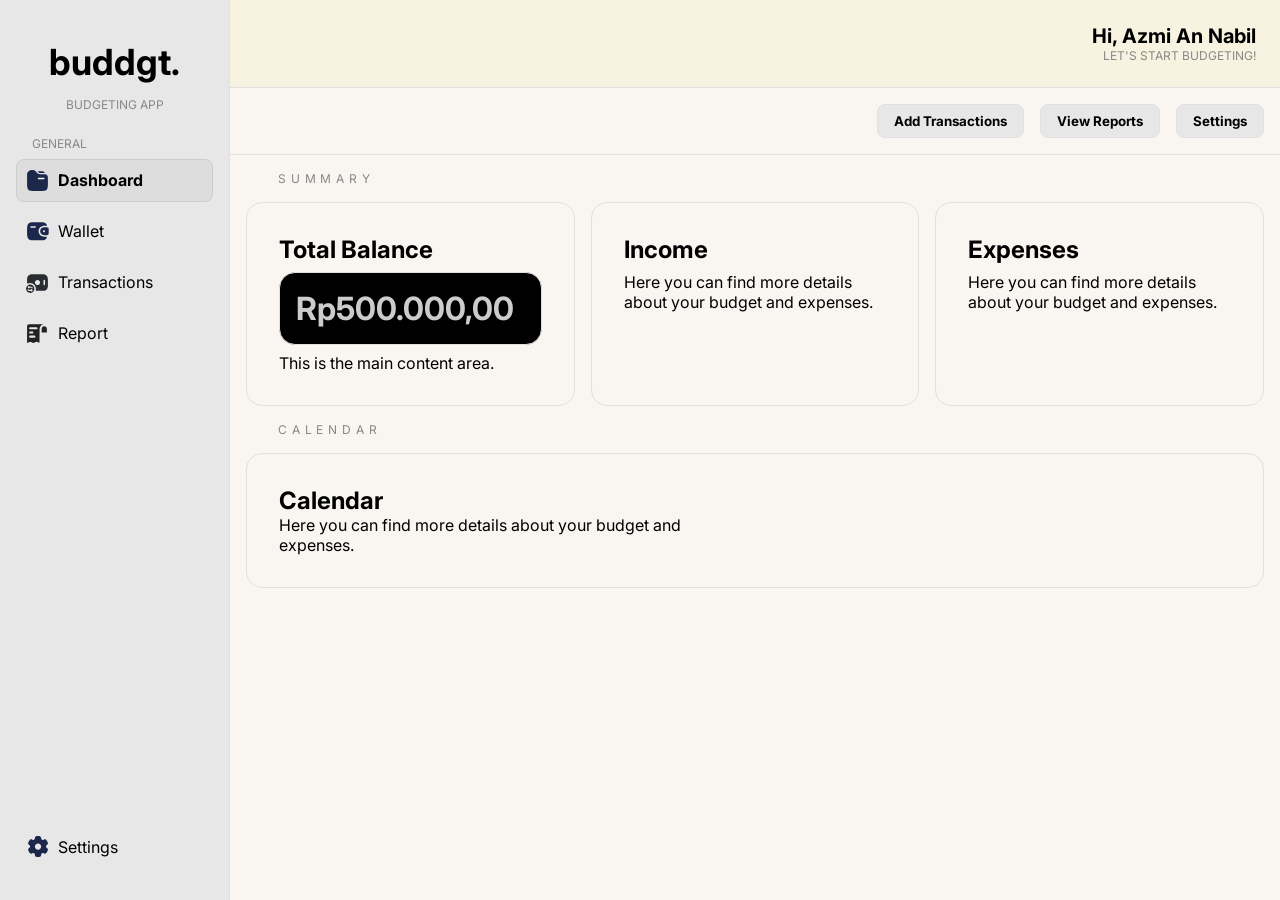
<file: display/index.html>
<!DOCTYPE html>
<html lang="en">
<head>
    <meta charset="UTF-8">
    <meta name="viewport" content="width=device-width, initial-scale=1.0">
    <title>buddgt. | Dashboard</title>
    <link rel="stylesheet" href="/css/dashboard.css">
    <link rel="stylesheet" href="https://fonts.googleapis.com/css2?family=Material+Symbols+Outlined:opsz,wght,FILL,GRAD@20..48,100..700,0..1,-50..200" />
</head>
<body>

    <!-- NAVIGATION -->
    <nav id="sidebar">
        <h1 id="logo">buddgt.</h1>
        <p id="caption">BUDGETING APP</p>
        <p id="little notes">GENERAL</p>
        <ul>
            <li class="active">
                <a href="index.html">
                    <img src="/assets/folder.svg" alt="Dashboard" width="25px">
                    <span>Dashboard</span>
                </a>
            </li>
            <li>
                <a href="wallet.html">
                    <img src="/assets/wallet.svg" alt="Wallet" width="25px">
                    <span>Wallet</span>
                </a>
            </li>
            <li>
                <a href="transactions.html">
                    <img src="/assets/transactions.svg" alt="Transactions" width="25px">
                    <span>Transactions</span>
                </a>
            </li>
            <li>
                <a href="report.html">
                    <img src="/assets/report.svg" alt="Report" width="25px">
                    <span>Report</span>
                </a>
            </li>
            <li class="left-bottom">
                <a href="settings.html">
                    <img src="/assets/settings.svg" alt="Settings" width="25px">
                    <span>Settings</span>
                </a>
            </li>

        </ul>
    </nav>

    <!-- MAIN CONTENT -->
    <main>

        <!-- HEADER -->
        <header>
            <div class="header">
                <h3>Hi, Azmi An Nabil</h3>
                <p>LET'S START BUDGETING!</p>
            </div>
        </header>
        <!-- HEADER END -->

        <!-- TOOLBAR -->
        <div class="toolbar">
            <button class="add-transaction">Add Transactions</button>
            <button class="toolbar-button">View Reports</button>
            <button class="toolbar-button">Settings</button>
        </div>
        <!-- TOOLBAR END -->

        <!-- TOP CONTAINER -->
        <p class="top-container-details">SUMMARY</p>
        <div class="top-container">
            <div class="total-container">
                <h2>Total Balance</h2>
                <h1>Rp500.000,00</h1>
                <p>This is the main content area.</p>
             </div>
            <div class="income-container">
                <h2>Income</h2>
                <p>Here you can find more details about your budget and expenses.</p>
            </div>
            <div class="expense-container">
                <h2>Expenses</h2>
                <p>Here you can find more details about your budget and expenses.</p>
            </div>
        </div>
        <!-- TOP CONTAINER END -->

        <!-- MIDDLE CONTAINER -->
        <p class="middle-container-details">CALENDAR</p>
        <div class="middle-container">
            <div class="calendar-container">
                <h2>Calendar</h2>
                <p>Here you can find more details about your budget and expenses.</p>
            </div>

        </div>
    </main>
    <!-- MAIN CONTENT END -->
</body>
</html>
</file>
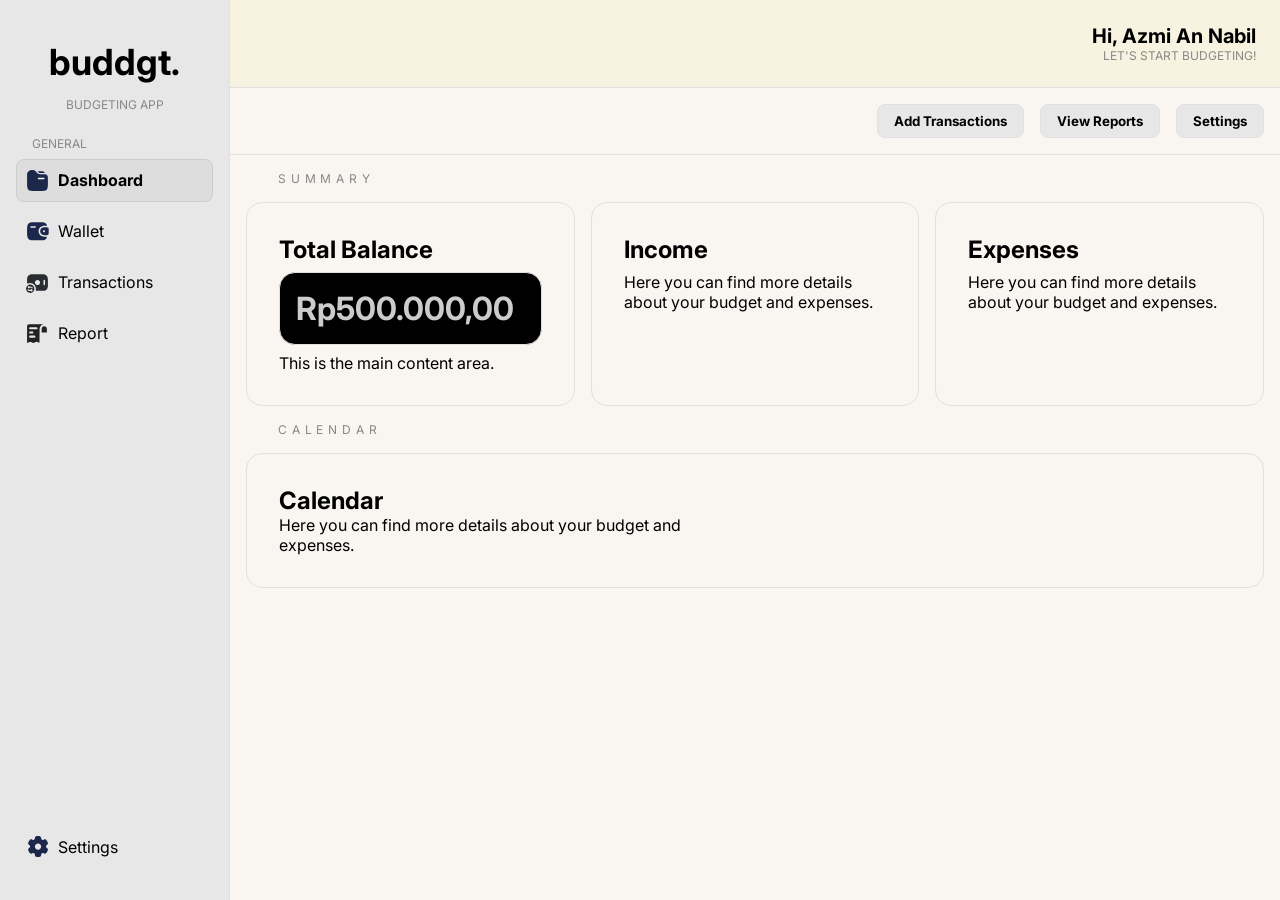
<file: display/dashboard.html>
<!DOCTYPE html>
<html lang="en">
<head>
    <meta charset="UTF-8">
    <meta name="viewport" content="width=device-width, initial-scale=1.0">
    <title>buddgt. | Dashboard</title>
    <link rel="stylesheet" href="/css/dashboard.css">
    <link rel="stylesheet" href="https://fonts.googleapis.com/css2?family=Material+Symbols+Outlined:opsz,wght,FILL,GRAD@20..48,100..700,0..1,-50..200" />
</head>
<body>

    <!-- NAVIGATION -->
    <nav id="sidebar">
        <h1 id="logo">buddgt.</h1>
        <p id="caption">BUDGETING APP</p>
        <p id="little notes">GENERAL</p>
        <ul>
            <li class="active">
                <a href="dashboard.html">
                    <img src="/assets/folder.svg" alt="Dashboard" width="25px">
                    <span>Dashboard</span>
                </a>
            </li>
            <li>
                <a href="wallet.html">
                    <img src="/assets/wallet.svg" alt="Wallet" width="25px">
                    <span>Wallet</span>
                </a>
            </li>
            <li>
                <a href="transactions.html">
                    <img src="/assets/transactions.svg" alt="Transactions" width="25px">
                    <span>Transactions</span>
                </a>
            </li>
            <li>
                <a href="report.html">
                    <img src="/assets/report.svg" alt="Report" width="25px">
                    <span>Report</span>
                </a>
            </li>
            <li class="left-bottom">
                <a href="settings.html">
                    <img src="/assets/settings.svg" alt="Settings" width="25px">
                    <span>Settings</span>
                </a>
            </li>

        </ul>
    </nav>

    <!-- MAIN CONTENT -->
    <main>

        <!-- HEADER -->
        <header>
            <div class="header">
                <h3>Hi, Azmi An Nabil</h3>
                <p>LET'S START BUDGETING!</p>
            </div>
        </header>
        <!-- HEADER END -->

        <!-- TOOLBAR -->
        <div class="toolbar">
            <button class="add-transaction">Add Transactions</button>
            <button class="toolbar-button">View Reports</button>
            <button class="toolbar-button">Settings</button>
        </div>
        <!-- TOOLBAR END -->

        <!-- TOP CONTAINER -->
        <p class="top-container-details">SUMMARY</p>
        <div class="top-container">
            <div class="total-container">
                <h2>Total Balance</h2>
                <h1>Rp500.000,00</h1>
                <p>This is the main content area.</p>
             </div>
            <div class="income-container">
                <h2>Income</h2>
                <p>Here you can find more details about your budget and expenses.</p>
            </div>
            <div class="expense-container">
                <h2>Expenses</h2>
                <p>Here you can find more details about your budget and expenses.</p>
            </div>
        </div>
        <!-- TOP CONTAINER END -->

        <!-- MIDDLE CONTAINER -->
        <p class="middle-container-details">CALENDAR</p>
        <div class="middle-container">
            <div class="calendar-container">
                <h2>Calendar</h2>
                <p>Here you can find more details about your budget and expenses.</p>
            </div>

        </div>
    </main>
    <!-- MAIN CONTENT END -->
</body>
</html>
</file>
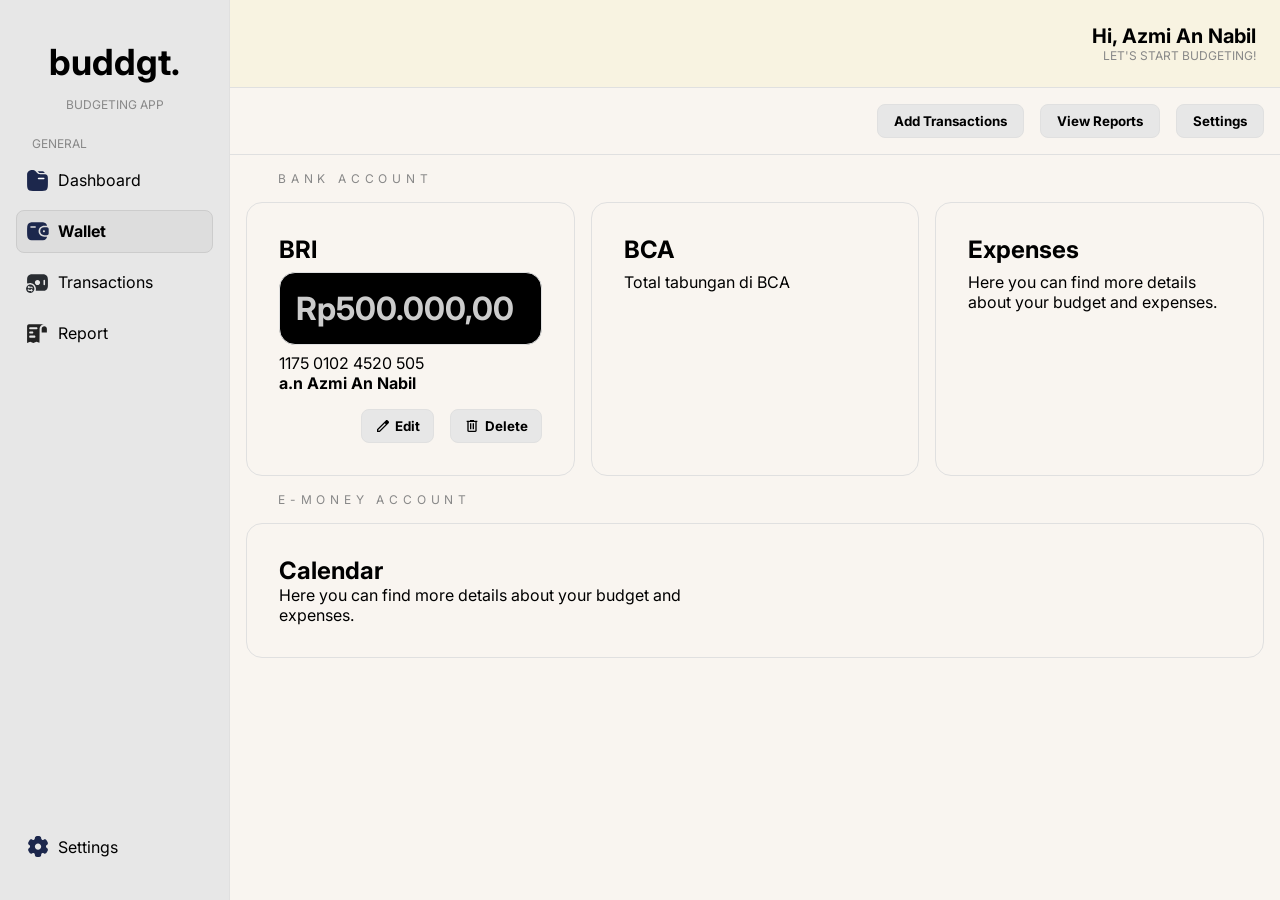
<file: display/wallet.html>
<!DOCTYPE html>
<html lang="en">
<head>
    <meta charset="UTF-8">
    <meta name="viewport" content="width=device-width, initial-scale=1.0">
    <title>buddgt. | Wallet</title>
    <link rel="stylesheet" href="/css/wallet.css">
    <link rel="stylesheet" href="https://fonts.googleapis.com/css2?family=Material+Symbols+Outlined:opsz,wght,FILL,GRAD@20..48,100..700,0..1,-50..200" />
</head>
<body>

    <!-- NAVIGATION -->
    <nav id="sidebar">
        <h1 id="logo">buddgt.</h1>
        <p id="caption">BUDGETING APP</p>
        <p id="little notes">GENERAL</p>
        <ul>
            <li>
                <a href="index.html">
                    <img src="/assets/folder.svg" alt="Dashboard" width="25px">
                    <span>Dashboard</span>
                </a>
            </li>
            <li class="active">
                <a href="wallet.html">
                    <img src="/assets/wallet.svg" alt="Wallet" width="25px">
                    <span>Wallet</span>
                </a>
            </li>
            <li>
                <a href="transactions.html">
                    <img src="/assets/transactions.svg" alt="Transactions" width="25px">
                    <span>Transactions</span>
                </a>
            </li>
            <li>
                <a href="report.html">
                    <img src="/assets/report.svg" alt="Report" width="25px">
                    <span>Report</span>
                </a>
            </li>
            <li class="left-bottom">
                <a href="settings.html">
                    <img src="/assets/settings.svg" alt="Settings" width="25px">
                    <span>Settings</span>
                </a>
            </li>

        </ul>
    </nav>

    <!-- MAIN CONTENT -->
    <main>

        <!-- HEADER -->
        <header>
            <div class="header">
                <h3>Hi, Azmi An Nabil</h3>
                <p>LET'S START BUDGETING!</p>
            </div>
        </header>
        <!-- HEADER END -->

        <!-- TOOLBAR -->
        <div class="toolbar">
            <button class="add-transaction">Add Transactions</button>
            <button class="toolbar-button">View Reports</button>
            <button class="toolbar-button">Settings</button>
        </div>
        <!-- TOOLBAR END -->

        <!-- TOP CONTAINER -->
        <p class="top-container-details">BANK ACCOUNT</p>
        <div class="top-container">
            <div class="bri-container">
                <h2>BRI</h2>
                <h1>Rp500.000,00</h1>
                <p>1175 0102 4520 505</p>
                <p><strong>a.n Azmi An Nabil</strong></p>
                <div class="bri-container-cta">
                    <button class="edit">
                        <img src="/assets/edit.svg" width="16px">
                        <span>Edit</span>
                    </button>
                    <button class="delete">
                        <img src="/assets/delete.svg" width="16px">
                        <span>Delete</span>
                    </button>
                </div>
                
             </div>
            <div class="income-container">
                <h2>BCA</h2>
                <p>Total tabungan di BCA</p>
            </div>
            <div class="expense-container">
                <h2>Expenses</h2>
                <p>Here you can find more details about your budget and expenses.</p>
            </div>
        </div>
        <!-- TOP CONTAINER END -->

        <!-- MIDDLE CONTAINER -->
        <p class="middle-container-details">E-MONEY ACCOUNT</p>
        <div class="middle-container">
            <div class="calendar-container">
                <h2>Calendar</h2>
                <p>Here you can find more details about your budget and expenses.</p>
            </div>

        </div>
    </main>
    <!-- MAIN CONTENT END -->
</body>
</html>
</file>
<file: css/dashboard.css>
@import url("https://fonts.googleapis.com/css2?family=Inter:ital,opsz,wght@0,14..32,100..900;1,14..32,100..900&display=swap");

* {
    margin: 0;
    padding: 0;
}

html {
    font-family: "Inter", sans-serif;
    background-color: #F9F5F0;
    color: #000000;
    display: grid;
}

body {
    display: grid;
    grid-template-columns: auto 1fr;
}

/* SIDEBAR */

#logo {
    font-size: 36px;
    font-weight: 700;
    margin-top: 1.5rem;
    margin-bottom: 0.8rem;
    color: #000000;
    text-align: center;
}

#caption {
    font-size: 12px;
    color: #888888;
    text-align: center;
    margin-bottom: 1.5rem;
}

#little\ notes {
    font-size: 12px;
    color: #888888;
    text-align: left;
    margin-bottom: 0.5rem;
    margin-left: 1rem;
}

#sidebar {
    background-color: #f5f5f5;
    padding: 1rem;
    width: 230px;
    height: 100vh;
    box-sizing: border-box;
    background-color: #e7e7e7;
    border-right: 1px solid #e0e0e0;
}

#sidebar ul {
    list-style: none;
}

#sidebar ul li {
    margin-bottom: 0.5rem;
}

#sidebar ul li.active a {
    font-weight: 700;
    background-color:#dddddd;
    padding: 0.5rem;
    border-radius: 0.5rem;
    border: 1px solid #cccccc;
    border-style: solid;
}

#sidebar ul li a{
    margin-top: 0.5rem;
    margin-bottom: 0.5rem;
    text-decoration: none;
    text-align: center;
    align-items: center;
    display: flex;
    padding: 0.5rem;
    gap: 0.5rem;
    color: #000000;
    border: 1px solid transparent
}

.left-bottom {
    position: absolute;
    bottom: 1rem;

}
/* SIDEBAR END */

/* MAIN CONTENT */
/* TOP CONTAINER */
.top-container-details {
    padding: 1rem;
    margin-left: 2rem;
    font-weight: 400;
    font-size: 12px;
    color: #888888;
    letter-spacing: 0.3rem;
}

.top-container {
    display: grid;
    grid-template-columns: 1fr 1fr 1fr;
    gap: 1rem;
    margin: 0 1rem
}
/* TOP CONTAINER END */

/* MIDDLE CONTAINER */
.middle-container-details {
    margin-left: 2rem;
    font-weight: 400;
    font-size: 12px;
    color: #888888;
    padding: 1rem;
    letter-spacing: 0.3rem;
}

.middle-container {
    display: grid;
    grid-template-columns: 1fr 1fr;
    gap: 1rem;
    margin: 0 1rem 1rem;
    padding: 2rem;
    border: 1px solid #e0e0e0;
    border-radius: 1rem;
}
/* MIDDLE CONTAINER END */

/* HEADER */
.header {
    background-color: #F8F3E1;
    padding: 1.5rem;
    text-align: right;
}

.header h3 {
    font-size: 20px;
}

.header p {
    font-size: 12px;
    color: #888888;
}
/* HEADER END */

/* TOOLBAR */
.toolbar {
    border-top: 1px solid #e0e0e0;
    border-bottom: 1px solid #e0e0e0;
    padding: 1rem;
    gap: 1rem;
    align-items: center;
    justify-content: right;
    display: flex;
}

.toolbar button {
    font-family: "Inter", sans-serif;
    font-weight: 700;
    background-color: #e7e7e7;
    border: 1px solid #e0e0e0;
    border-radius: 0.5rem;
    padding: 0.5rem 1rem;
    cursor: pointer;
}

.toolbar button:hover {
    background-color: #dddddd;
}
/* TOOLBAR END */

.total-container {
    border: 1px solid #e0e0e0;
    border-radius: 1rem;
    padding: 2rem;
    
}

.total-container h2 {
    margin-bottom: 0.5rem;
}

.total-container h1 {
    border: 1px solid #e0e0e0;
    padding: 1rem;
    border-radius: 1rem;
    color: #cccccc;
    background-color: black;
    margin-bottom: 0.5rem;
}

.income-container {
    border: 1px solid #e0e0e0;
    border-radius: 1rem;
    padding: 2rem;
}

.income-container h2 {
    margin-bottom: 0.5rem;
}

.expense-container {
    border: 1px solid #e0e0e0;
    border-radius: 1rem;
    padding: 2rem;
}

.expense-container h2 {
    margin-bottom: 0.5rem;
}
/*MAIN CONTENT END*/
</file>
<file: css/wallet.css>
@import url("https://fonts.googleapis.com/css2?family=Inter:ital,opsz,wght@0,14..32,100..900;1,14..32,100..900&display=swap");

* {
    margin: 0;
    padding: 0;
}

html {
    font-family: "Inter", sans-serif;
    background-color: #F9F5F0;
    color: #000000;
    display: grid;
}

body {
    display: grid;
    grid-template-columns: auto 1fr;
}

/* SIDEBAR */

#logo {
    font-size: 36px;
    font-weight: 700;
    margin-top: 1.5rem;
    margin-bottom: 0.8rem;
    color: #000000;
    text-align: center;
}

#caption {
    font-size: 12px;
    color: #888888;
    text-align: center;
    margin-bottom: 1.5rem;
}

#little\ notes {
    font-size: 12px;
    color: #888888;
    text-align: left;
    margin-bottom: 0.5rem;
    margin-left: 1rem;
}

#sidebar {
    background-color: #f5f5f5;
    padding: 1rem;
    width: 230px;
    height: 100vh;
    box-sizing: border-box;
    background-color: #e7e7e7;
    border-right: 1px solid #e0e0e0;
}

#sidebar ul {
    list-style: none;
}

#sidebar ul li {
    margin-bottom: 0.5rem;
}

#sidebar ul li.active a {
    font-weight: 700;
    background-color:#dddddd;
    padding: 0.5rem;
    border-radius: 0.5rem;
    border: 1px solid #cccccc;
    border-style: solid;
}

#sidebar ul li a{
    margin-top: 0.5rem;
    margin-bottom: 0.5rem;
    text-decoration: none;
    text-align: center;
    align-items: center;
    display: flex;
    padding: 0.5rem;
    gap: 0.5rem;
    color: #000000;
    border: 1px solid transparent
}

.left-bottom {
    position: absolute;
    bottom: 1rem;

}
/* SIDEBAR END */

/* MAIN CONTENT */
/* TOP CONTAINER */
.top-container-details {
    padding: 1rem;
    margin-left: 2rem;
    font-weight: 400;
    font-size: 12px;
    color: #888888;
    letter-spacing: 0.3rem;
}

.top-container {
    display: grid;
    grid-template-columns: 1fr 1fr 1fr;
    gap: 1rem;
    margin: 0 1rem
}

/* TOP CONTAINER END */

/* MIDDLE CONTAINER */
.middle-container-details {
    margin-left: 2rem;
    font-weight: 400;
    font-size: 12px;
    color: #888888;
    padding: 1rem;
    letter-spacing: 0.3rem;
}

.middle-container {
    display: grid;
    grid-template-columns: 1fr 1fr;
    gap: 1rem;
    margin: 0 1rem 1rem;
    padding: 2rem;
    border: 1px solid #e0e0e0;
    border-radius: 1rem;
}
/* MIDDLE CONTAINER END */

/* HEADER */
.header {
    background-color: #F8F3E1;
    padding: 1.5rem;
    text-align: right;
}

.header h3 {
    font-size: 20px;
}

.header p {
    font-size: 12px;
    color: #888888;
}
/* HEADER END */

/* TOOLBAR */
.toolbar {
    border-top: 1px solid #e0e0e0;
    border-bottom: 1px solid #e0e0e0;
    padding: 1rem;
    gap: 1rem;
    align-items: center;
    justify-content: right;
    display: flex;
}

.toolbar button {
    font-family: "Inter", sans-serif;
    font-weight: 700;
    background-color: #e7e7e7;
    border: 1px solid #e0e0e0;
    border-radius: 0.5rem;
    padding: 0.5rem 1rem;
    cursor: pointer;
}

.toolbar button:hover {
    background-color: #dddddd;
}
/* TOOLBAR END */

/* BRI CONTAINER */
.bri-container {
    border: 1px solid #e0e0e0;
    border-radius: 1rem;
    padding: 2rem;
}

.bri-container h2 {
    margin-bottom: 0.5rem;
}

.bri-container h1 {
    border: 1px solid #e0e0e0;
    padding: 1rem;
    border-radius: 1rem;
    color: #cccccc;
    background-color: black;
    margin-bottom: 0.5rem;
}

.bri-container-cta {
    padding: 1rem 0 0 0;
    gap: 1rem;
    align-items: center;
    justify-content: right;
    display: flex;
}

.bri-container-cta button {
    font-family: "Inter", sans-serif;
    font-weight: 700;
    background-color: #e7e7e7;
    border: 1px solid #e0e0e0;
    border-radius: 0.5rem;
    padding: 0.5rem 0.8rem;
    cursor: pointer;
}

.bri-container-cta button:hover {
    background-color: #dddddd;
}

.edit {
    display: flex;
    gap: 0.3rem;
    align-items: center;
}

.delete {
    display: flex;
    gap: 0.3rem;
    align-items: center;
}
/* BRI CONTAINER END */

.income-container {
    border: 1px solid #e0e0e0;
    border-radius: 1rem;
    padding: 2rem;
}

.income-container h2 {
    margin-bottom: 0.5rem;
}

.expense-container {
    border: 1px solid #e0e0e0;
    border-radius: 1rem;
    padding: 2rem;
}

.expense-container h2 {
    margin-bottom: 0.5rem;
}
/*MAIN CONTENT END*/
</file>
